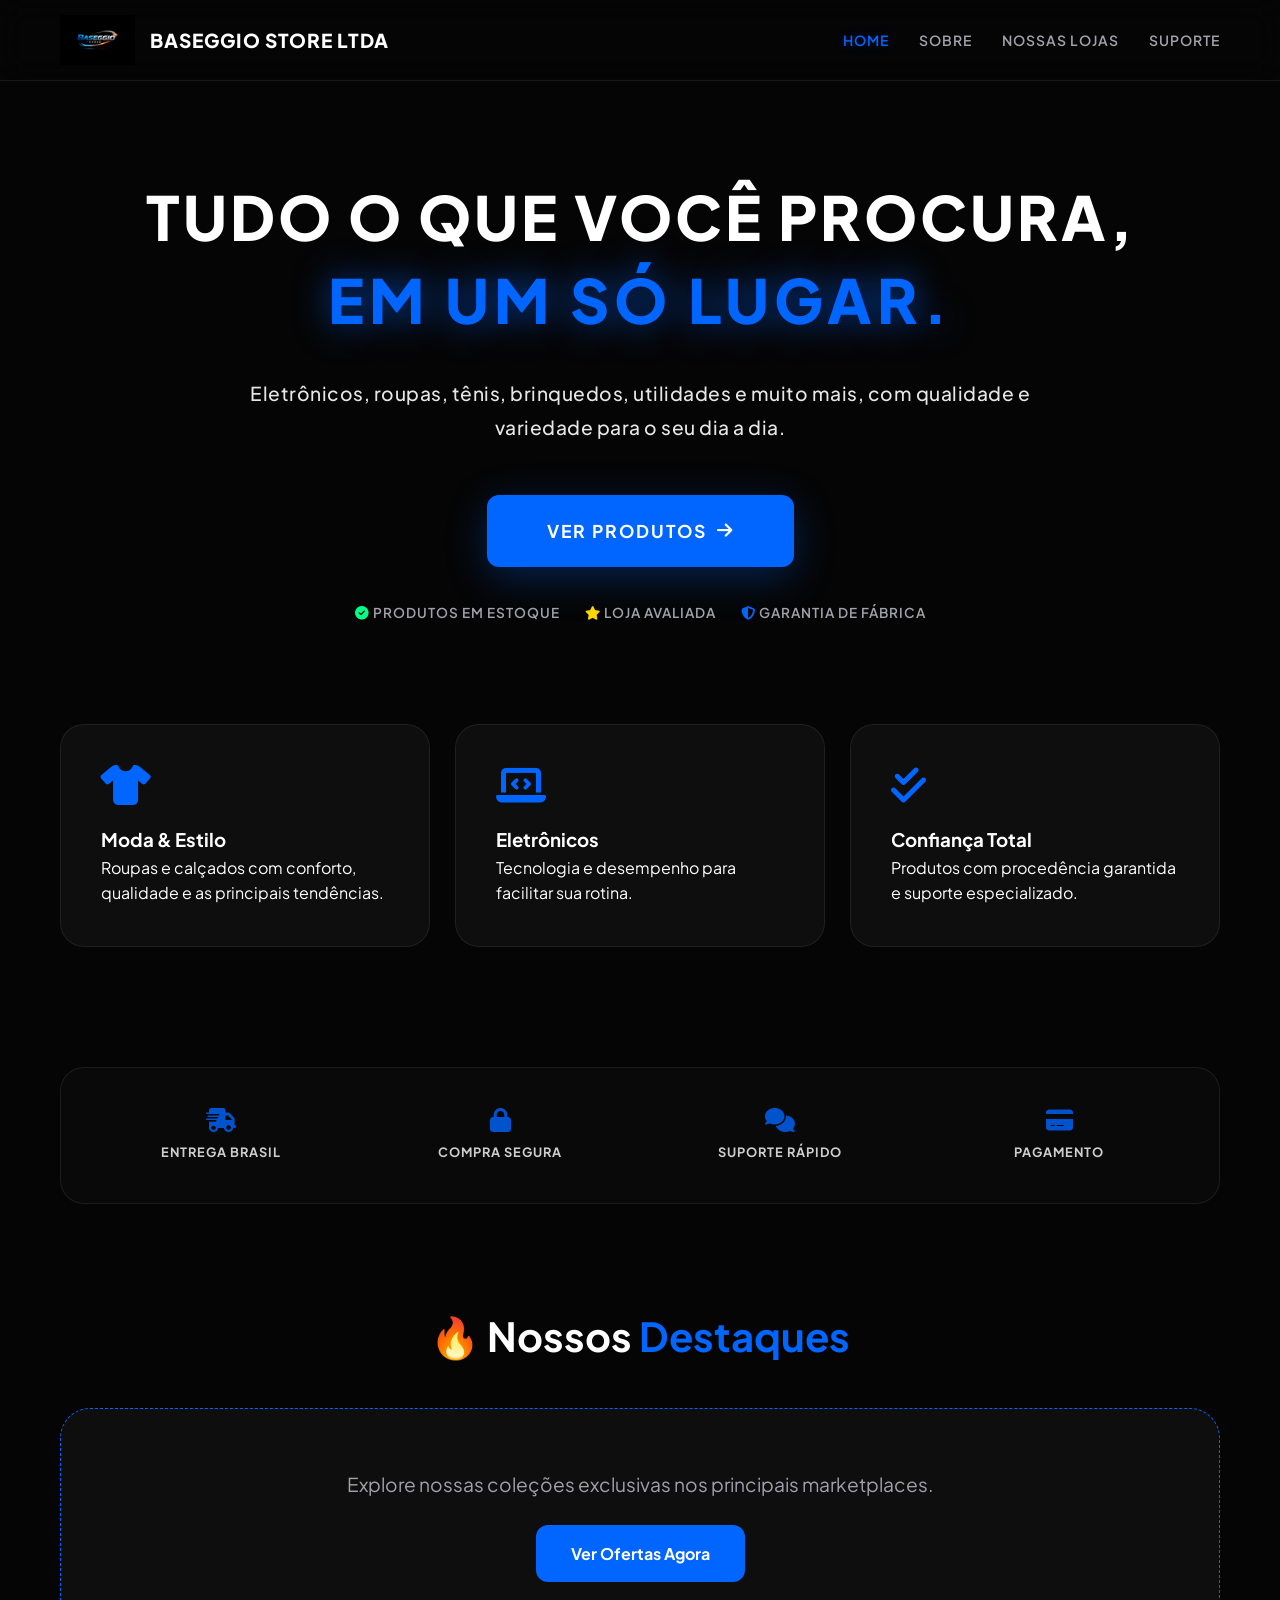
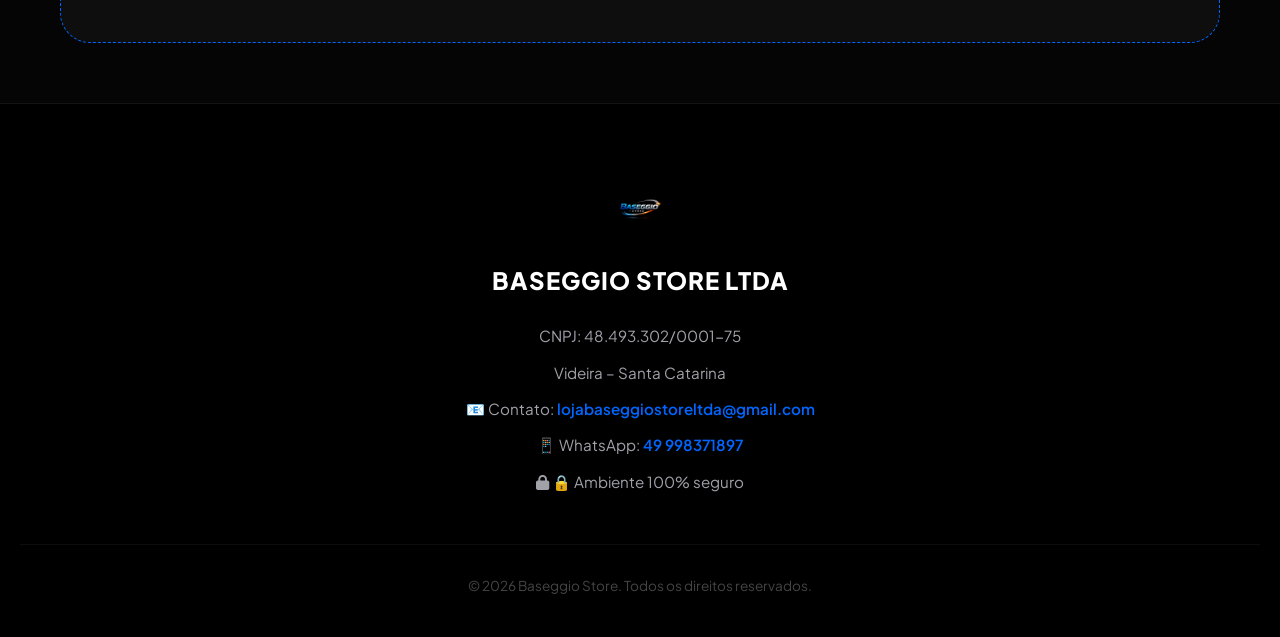
<file: index.html>
<!DOCTYPE html>
<html lang="pt-br">
<head>
    <meta charset="UTF-8">
    <meta name="viewport" content="width=device-width, initial-scale=1.0">
    <title>Baseggio Store LTDA | Variedade e Qualidade</title>
    <link rel="stylesheet" href="style.css">
    <link rel="stylesheet" href="https://cdnjs.cloudflare.com/ajax/libs/font-awesome/6.4.0/css/all.min.css">
    <link rel="icon" href="logo baseggio.jpg" type="image/jpeg">
</head>
<body>
    <header>
        <nav class="nav-container">
            <a href="index.html" class="logo" style="display: flex; align-items: center; gap: 15px; text-decoration: none;">
                <img src="logo baseggio.jpg" alt="Logo Baseggio" style="height: 50px; width: auto;">
                <span style="color: #fff; font-weight: 800; font-size: 1.2rem; letter-spacing: 1px; text-transform: uppercase;">Baseggio Store LTDA</span>
            </a>
            <div class="menu-toggle"><i class="fas fa-bars"></i></div>
            <ul class="nav-links">
                <li><a href="index.html" class="active">Home</a></li>
                <li><a href="sobre.html">Sobre</a></li>
                <li><a href="servicos.html">Nossas Lojas</a></li>
                <li><a href="contato.html">Suporte</a></li>
            </ul>
        </nav>
    </header>

    <main class="container">
      <section class="hero-text fade-in" style="padding-top: 60px; margin-bottom: 100px;">
    <h1 style="font-size: clamp(2.5rem, 6vw, 3.8rem); line-height: 1.2; font-weight: 900; letter-spacing: 3px; text-transform: uppercase;">
        Tudo o que você procura,<br>
        <span class="accent" style="text-shadow: 0 0 35px rgba(0, 102, 255, 0.7); display: inline-block; margin-top: 10px; letter-spacing: 5px;">
            em um só lugar.
        </span>
    </h1>
    
    <p style="color: #ffffff; font-size: 1.2rem; max-width: 850px; margin: 40px auto; line-height: 1.8; opacity: 0.9; font-weight: 500; letter-spacing: 0.5px;">
        Eletrônicos, roupas, tênis, brinquedos, utilidades e muito mais, com qualidade e variedade para o seu dia a dia.
    </p>

    <div style="margin-top: 50px;">
        <a href="servicos.html" class="btn" style="padding: 22px 60px; font-size: 1.1rem; box-shadow: 0 10px 40px rgba(0, 102, 255, 0.3); letter-spacing: 2px; text-transform: uppercase; font-weight: 700;">
            Ver Produtos <i class="fas fa-arrow-right"></i>
        </a>
        
        <div style="margin-top: 35px; display: flex; flex-wrap: wrap; justify-content: center; gap: 25px; color: var(--text-dim); font-size: 0.85rem; font-weight: 600; letter-spacing: 1px; text-transform: uppercase;">
            <span><i class="fas fa-check-circle" style="color: #00ff88;"></i> Produtos em Estoque</span>
            <span><i class="fas fa-star" style="color: #FFD700;"></i> Loja Avaliada</span>
            <span><i class="fas fa-shield-alt" style="color: var(--primary);"></i> Garantia de Fábrica</span>
        </div>
    </div>
</section>

        <div class="grid" style="margin-bottom: 120px;">
            <div class="card fade-in" style="animation-delay: 0.2s;">
                <i class="fas fa-tshirt"></i>
                <h3>Moda & Estilo</h3>
                <p>Roupas e calçados com conforto, qualidade e as principais tendências.</p>
            </div>
            <div class="card fade-in" style="animation-delay: 0.4s;">
                <i class="fas fa-laptop-code"></i>
                <h3>Eletrônicos</h3>
                <p>Tecnologia e desempenho para facilitar sua rotina.</p>
            </div>
            <div class="card fade-in" style="animation-delay: 0.6s;">
                <i class="fas fa-check-double"></i>
                <h3>Confiança Total</h3>
                <p>Produtos com procedência garantida e suporte especializado.</p>
            </div>
        </div>

        <section class="fade-in" style="margin: 100px 0; background: rgba(255,255,255,0.02); padding: 40px; border-radius: 24px; border: 1px solid var(--border);">
            <div style="display: grid; grid-template-columns: repeat(auto-fit, minmax(180px, 1fr)); gap: 40px; text-align: center;">
                <div style="opacity: 0.8;">
                    <i class="fas fa-shipping-fast" style="color: var(--primary); font-size: 1.5rem; margin-bottom: 10px;"></i>
                    <h4 style="font-size: 0.8rem; text-transform: uppercase; letter-spacing: 1px;">Entrega Brasil</h4>
                </div>
                <div style="opacity: 0.8;">
                    <i class="fas fa-lock" style="color: var(--primary); font-size: 1.5rem; margin-bottom: 10px;"></i>
                    <h4 style="font-size: 0.8rem; text-transform: uppercase; letter-spacing: 1px;">Compra Segura</h4>
                </div>
                <div style="opacity: 0.8;">
                    <i class="fas fa-comments" style="color: var(--primary); font-size: 1.5rem; margin-bottom: 10px;"></i>
                    <h4 style="font-size: 0.8rem; text-transform: uppercase; letter-spacing: 1px;">Suporte Rápido</h4>
                </div>
                <div style="opacity: 0.8;">
                    <i class="fas fa-credit-card" style="color: var(--primary); font-size: 1.5rem; margin-bottom: 10px;"></i>
                    <h4 style="font-size: 0.8rem; text-transform: uppercase; letter-spacing: 1px;">Pagamento</h4>
                </div>
            </div>
        </section>

        <section class="fade-in" style="margin-top: 100px; text-align: center;">
            <h2 style="font-size: 2.5rem; margin-bottom: 40px;">🔥 Nossos <span class="accent">Destaques</span></h2>
            <div style="background: var(--card-bg); padding: 60px; border-radius: 30px; border: 1px dashed var(--primary);">
                <p style="font-size: 1.2rem; color: var(--text-dim);">
                    Explore nossas coleções exclusivas nos principais marketplaces.
                </p>
                <br>
                <a href="servicos.html" class="btn">Ver Ofertas Agora</a>
            </div>
        </section>
    </main>

    <footer>
        <div class="footer-content">
            <img src="logo baseggio.jpg" alt="Baseggio Store" class="footer-logo">
            <h3>Baseggio Store LTDA</h3>
            <div class="footer-info">
                <p>CNPJ: 48.493.302/0001-75</p>
                <p>Videira – Santa Catarina</p>
                <p>📧 Contato: <a href="mailto:lojabaseggiostoreltda@gmail.com">lojabaseggiostoreltda@gmail.com</a></p>
                <p>📱 WhatsApp: <a href="https://wa.me/5549998371897">49 998371897</a></p>
                <p><i class="fas fa-lock"></i> 🔒 Ambiente 100% seguro</p>
            </div>
            <p class="copyright">© 2026 Baseggio Store. Todos os direitos reservados.</p>
        </div>
    </footer>

    <script src="script.js"></script>
</body>
</html>
</file>
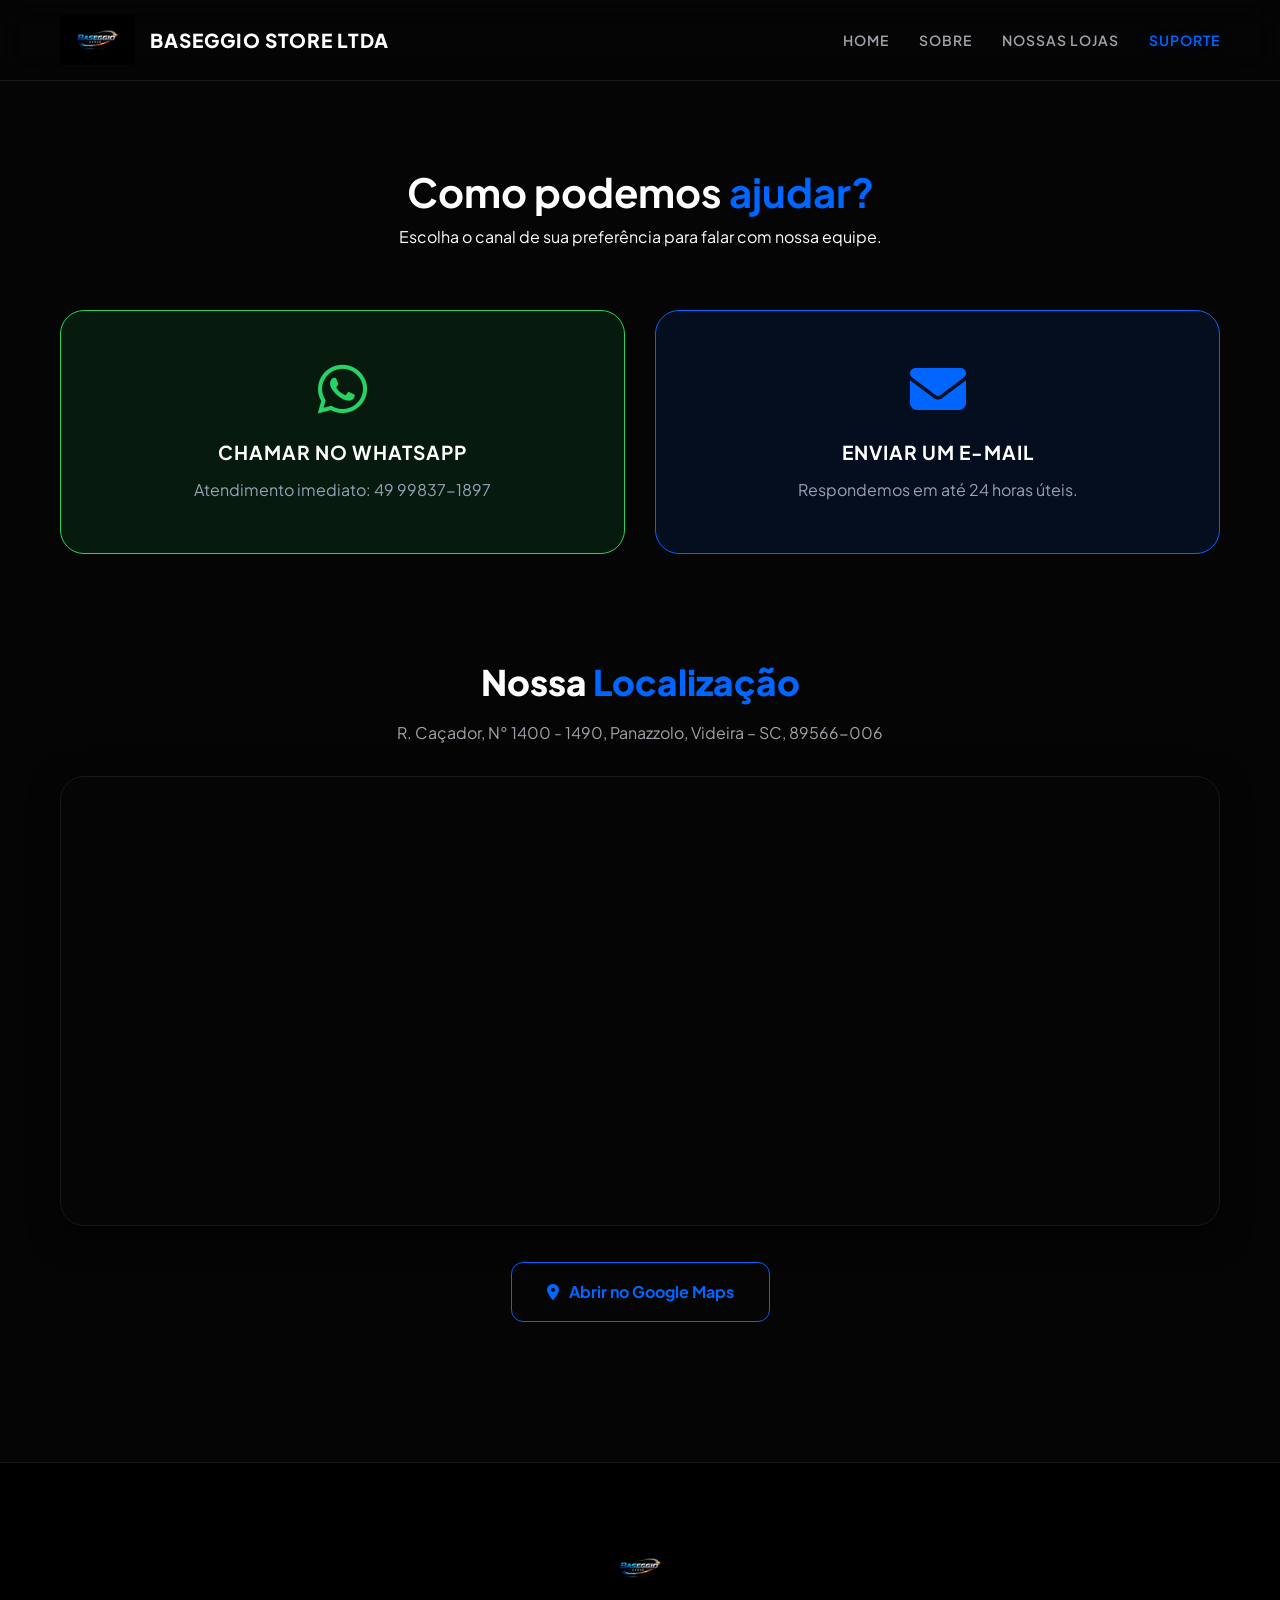
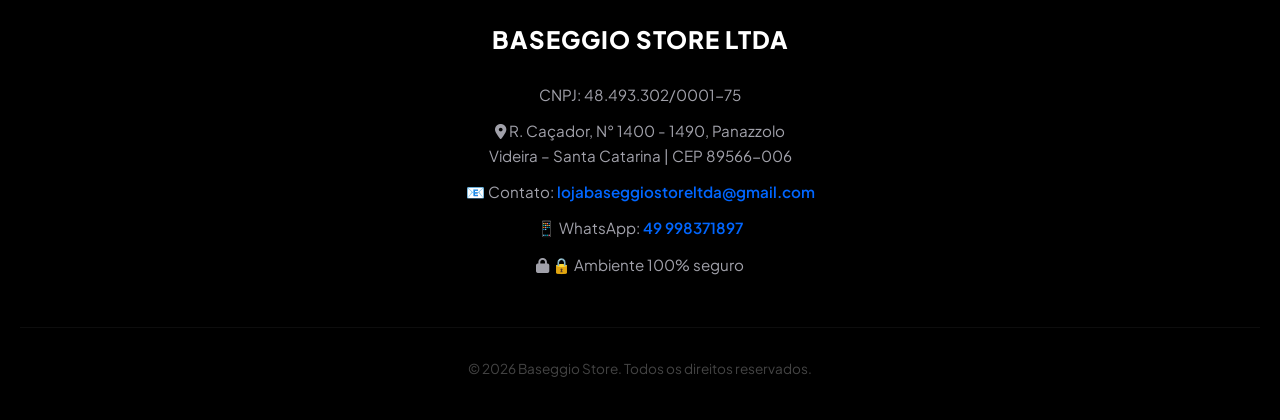
<file: contato.html>
<!DOCTYPE html>
<html lang="pt-br">
<head>
    <meta charset="UTF-8">
    <meta name="viewport" content="width=device-width, initial-scale=1.0">
    <title>Suporte | Baseggio Store LTDA</title>
    <link rel="stylesheet" href="style.css">
    <link rel="stylesheet" href="https://cdnjs.cloudflare.com/ajax/libs/font-awesome/6.4.0/css/all.min.css">
    <link rel="icon" href="logo baseggio.jpg" type="image/jpeg">
    <style>
        .map-frame { 
            width: 100%; 
            height: 450px; 
            border-radius: 24px; 
            border: 1px solid var(--border); 
            margin-top: 30px;
            box-shadow: 0 10px 30px rgba(0,0,0,0.5);
        }
    </style>
</head>
<body>
    <header>
        <nav class="nav-container">
            <a href="index.html" class="logo" style="display: flex; align-items: center; gap: 15px; text-decoration: none;">
                <img src="logo baseggio.jpg" alt="Logo Baseggio" style="height: 50px; width: auto;">
                <span style="color: #fff; font-weight: 800; font-size: 1.2rem; letter-spacing: 1px; text-transform: uppercase;">Baseggio Store LTDA</span>
            </a>
            <div class="menu-toggle"><i class="fas fa-bars"></i></div>
            <ul class="nav-links">
                <li><a href="index.html">Home</a></li>
                <li><a href="sobre.html">Sobre</a></li>
                <li><a href="servicos.html">Nossas Lojas</a></li>
                <li><a href="contato.html" class="active">Suporte</a></li>
            </ul>
        </nav>
    </header>

    <main class="container">
        <section class="hero-text fade-in" style="padding-top: 40px; text-align: center;">
            <h2 style="font-size: 2.5rem;">Como podemos <span class="accent">ajudar?</span></h2>
            <p>Escolha o canal de sua preferência para falar com nossa equipe.</p>
        </section>

        <section class="fade-in" style="margin-top: 40px; display: grid; grid-template-columns: repeat(auto-fit, minmax(300px, 1fr)); gap: 30px; margin-bottom: 80px;">
            
           <a href="https://wa.me/5549998371897?text=Olá!%20Gostaria%20de%20solicitar%20suporte%20referente%20a%20um%20produto%20da%20Baseggio%20Store." target="_blank" style="text-decoration: none;">
    <div style="background: rgba(37, 211, 102, 0.1); border: 1px solid #25D366; padding: 50px 30px; border-radius: 24px; text-align: center; transition: 0.3s; cursor: pointer;" 
         onmouseover="this.style.background='rgba(37, 211, 102, 0.2)'; this.style.transform='translateY(-5px)'" 
         onmouseout="this.style.background='rgba(37, 211, 102, 0.1)'; this.style.transform='translateY(0)'">
        <i class="fab fa-whatsapp" style="font-size: 3.5rem; color: #25D366; margin-bottom: 20px;"></i>
        <h3 style="color: #fff; letter-spacing: 1px; text-transform: uppercase; font-size: 1.2rem;">Chamar no WhatsApp</h3>
        <p style="color: #94a3b8; margin-top: 10px; font-size: 1rem;">Atendimento imediato: 49 99837-1897</p>
    </div>
</a>

<a href="mailto:lojabaseggiostoreltda@gmail.com?subject=Suporte%20Baseggio%20Store&body=Olá%20equipe%20Baseggio,%20gostaria%20de%20informações%20sobre:" style="text-decoration: none;">
    <div style="background: rgba(0, 102, 255, 0.1); border: 1px solid var(--primary); padding: 50px 30px; border-radius: 24px; text-align: center; transition: 0.3s; cursor: pointer;" 
         onmouseover="this.style.background='rgba(0, 102, 255, 0.2)'; this.style.transform='translateY(-5px)'" 
         onmouseout="this.style.background='rgba(0, 102, 255, 0.1)'; this.style.transform='translateY(0)'">
        <i class="fas fa-envelope" style="font-size: 3.5rem; color: var(--primary); margin-bottom: 20px;"></i>
        <h3 style="color: #fff; letter-spacing: 1px; text-transform: uppercase; font-size: 1.2rem;">Enviar um E-mail</h3>
        <p style="color: #94a3b8; margin-top: 10px; font-size: 1rem;">Respondemos em até 24 horas úteis.</p>
    </div>
</a>
        </section>

        <section class="fade-in" style="margin-top: 100px; text-align: center; padding-bottom: 80px;">
            <h2 style="font-size: 2.2rem; font-weight: 800;">Nossa <span class="accent">Localização</span></h2>
            <p style="color: var(--text-dim); margin-top: 10px;">
                R. Caçador, N° 1400 - 1490, Panazzolo, Videira – SC, 89566-006
            </p>
            
            <iframe 
                class="map-frame"
                src="https://www.google.com/maps/embed?pb=!1m18!1m12!1m3!1d3557.5434283870634!2d-51.150!3d-27.000!2m3!1f0!2f0!3f0!3m2!1i1024!2i768!4f13.1!3m3!1m2!1s0x94e1355!2zUi4gQ2HDp2Fkb3IsIFZpZGVpcmEgLSBTQywgODk1NjYtMDA2!5e0!3m2!1spt-BR!2sbr!4v1713560000000!5m2!1spt-BR!2sbr" 
                allowfullscreen="" loading="lazy">
            </iframe>

            <div style="margin-top: 30px;">
                <a href="https://maps.google.com/?q=Baseggio+Store+LTDA+R.+Caçador+1400+Videira+SC" target="_blank" class="btn" style="background: transparent; border: 1px solid var(--primary); color: var(--primary);">
                    <i class="fas fa-map-marker-alt"></i> Abrir no Google Maps
                </a>
            </div>
        </section>
    </main>

    <footer>
        <div class="footer-content">
            <img src="logo baseggio.jpg" alt="Baseggio Store" class="footer-logo">
            <h3>Baseggio Store LTDA</h3>
            <div class="footer-info">
                <p>CNPJ: 48.493.302/0001-75</p>
                <p>
                    <i class="fas fa-map-marker-alt"></i> 
                    R. Caçador, N° 1400 - 1490, Panazzolo <br>
                    Videira – Santa Catarina | CEP 89566-006
                </p>
                <p>📧 Contato: <a href="mailto:lojabaseggiostoreltda@gmail.com">lojabaseggiostoreltda@gmail.com</a></p>
                <p>📱 WhatsApp: <a href="https://wa.me/5549998371897">49 998371897</a></p>
                <p><i class="fas fa-lock"></i> 🔒 Ambiente 100% seguro</p>
            </div>
            <p class="copyright">© 2026 Baseggio Store. Todos os direitos reservados.</p>
        </div>
    </footer>

    <script src="script.js"></script>
</body>
</html>
</file>
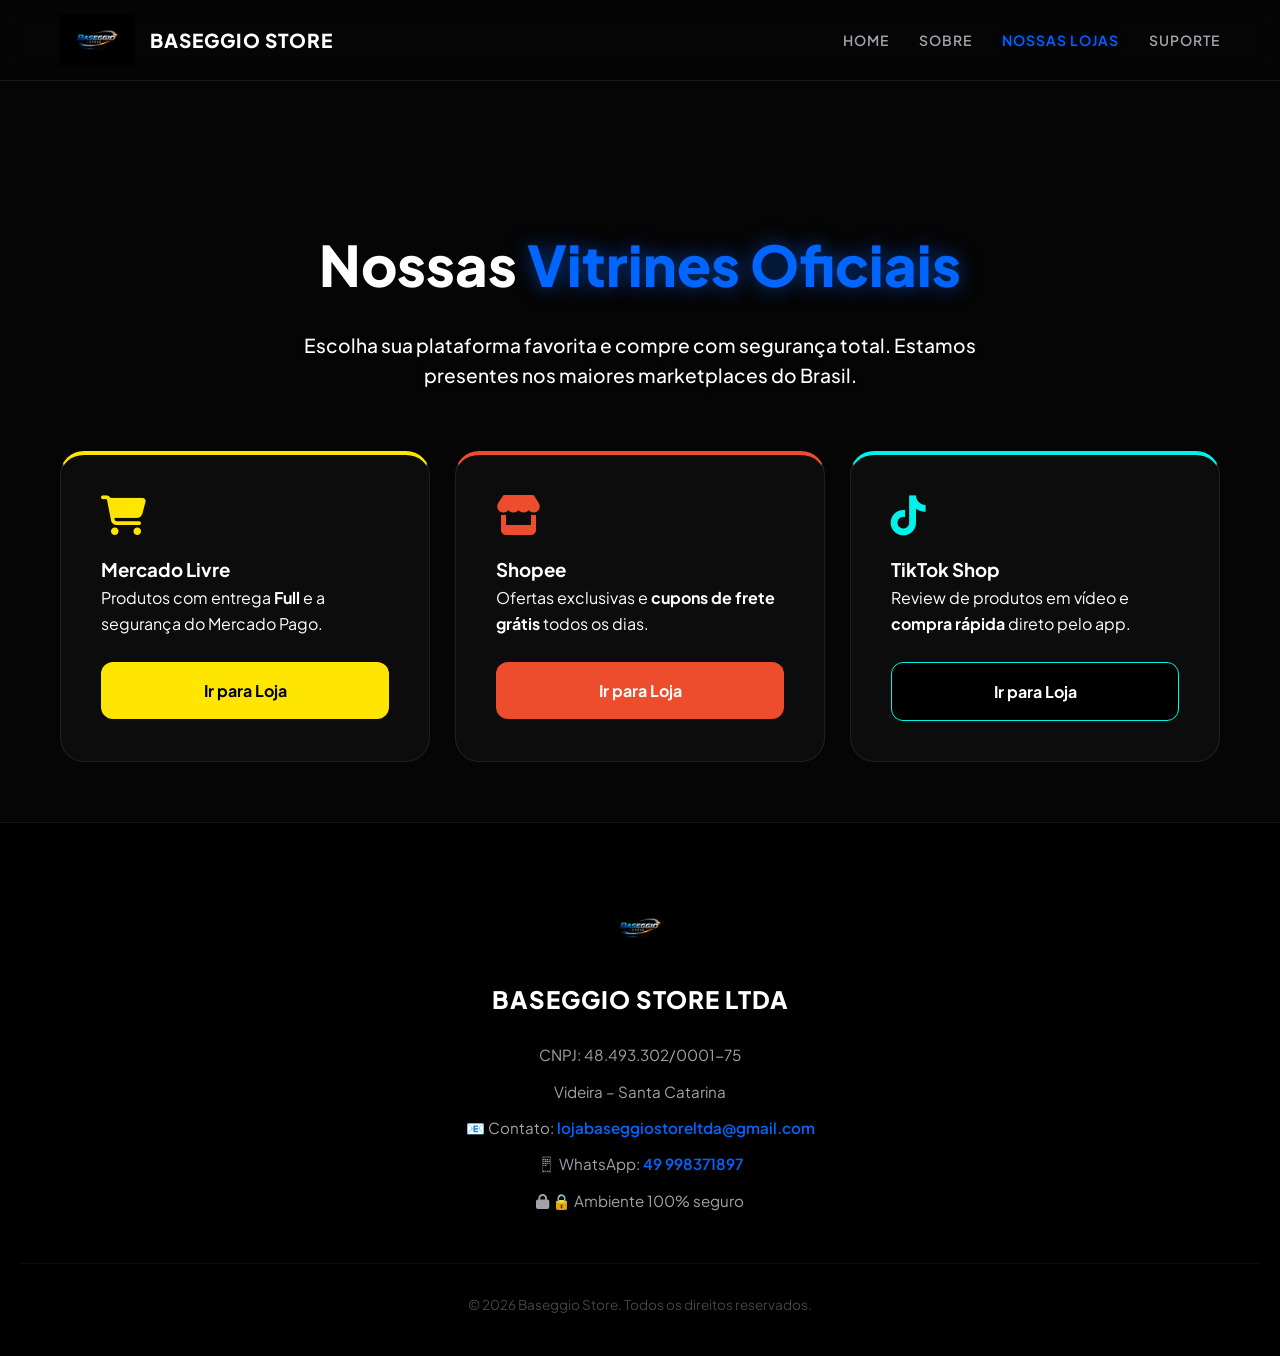
<file: servicos.html>
<!DOCTYPE html>
<html lang="pt-br">
<head>
    <meta charset="UTF-8">
    <meta name="viewport" content="width=device-width, initial-scale=1.0">
    <title>Onde Comprar | Baseggio Store</title>
    <link rel="stylesheet" href="style.css">
    <link rel="stylesheet" href="https://cdnjs.cloudflare.com/ajax/libs/font-awesome/6.4.0/css/all.min.css">
    <link rel="icon" href="logo baseggio.jpg" type="image/jpeg">
</head>
<body>
    <header>
        <nav class="nav-container">
            <a href="index.html" class="logo" style="display: flex; align-items: center; gap: 15px; text-decoration: none;">
                <img src="logo baseggio.jpg" alt="Logo Baseggio" style="height: 50px; width: auto;">
                <span style="color: #fff; font-weight: 800; font-size: 1.2rem; letter-spacing: 1px; text-transform: uppercase;">Baseggio Store</span>
            </a>
            <div class="menu-toggle"><i class="fas fa-bars"></i></div>
            <ul class="nav-links">
                <li><a href="index.html">Home</a></li>
                <li><a href="sobre.html">Sobre</a></li>
                <li><a href="servicos.html" class="active">Nossas Lojas</a></li>
                <li><a href="contato.html">Suporte</a></li>
            </ul>
        </nav>
    </header>

    <main class="container">
        <section class="hero-text fade-in" style="padding-top: 100px;">
            <h2 style="font-size: 3.5rem; font-weight: 900;">Nossas <span class="accent" style="text-shadow: 0 0 20px rgba(0, 102, 255, 0.6);">Vitrines Oficiais</span></h2>
            <p style="color: #ffffff; font-size: 1.2rem; max-width: 700px; margin: 20px auto; text-shadow: 0 2px 4px rgba(0,0,0,0.5); font-weight: 500;">
                Escolha sua plataforma favorita e compre com segurança total. Estamos presentes nos maiores marketplaces do Brasil.
            </p>
        </section>

        <div class="grid">
            <div class="card fade-in" style="border-top: 4px solid #FFE600; background: rgba(255,255,255,0.03);">
                <i class="fas fa-shopping-cart" style="color: #FFE600; font-size: 2.5rem;"></i>
                <h3 style="margin-top: 15px;">Mercado Livre</h3>
                <p>Produtos com entrega <strong>Full</strong> e a segurança do Mercado Pago.</p>
                <br>
                <a href="https://www.mercadolivre.com.br/social/ti20250907102716/lists" target="_blank" class="btn" style="width: 100%; justify-content: center; background: #FFE600; color: #000;">Ir para Loja</a>
            </div>

            <div class="card fade-in" style="border-top: 4px solid #EE4D2D; background: rgba(255,255,255,0.03); animation-delay: 0.2s;">
                <i class="fas fa-store" style="color: #EE4D2D; font-size: 2.5rem;"></i>
                <h3 style="margin-top: 15px;">Shopee</h3>
                <p>Ofertas exclusivas e <strong>cupons de frete grátis</strong> todos os dias.</p>
                <br>
                <a href="https://shopee.com.br/lojabaseggiostoreltda" target="_blank" class="btn" style="width: 100%; justify-content: center; background: #EE4D2D;">Ir para Loja</a>
            </div>

            <div class="card fade-in" style="border-top: 4px solid #00f2ea; background: rgba(255,255,255,0.03); animation-delay: 0.4s;">
                <i class="fab fa-tiktok" style="color: #00f2ea; font-size: 2.5rem;"></i>
                <h3 style="margin-top: 15px;">TikTok Shop</h3>
                <p>Review de produtos em vídeo e <strong>compra rápida</strong> direto pelo app.</p>
                <br>
                <a href="https://vt.tiktok.com/ZSHfJ5wm3/?page=TikTokShop" target="_blank" class="btn" style="width: 100%; justify-content: center; background: #000; border: 1px solid #00f2ea;">Ir para Loja</a>
            </div>
        </div>
    </main>

   <footer>
    <div class="footer-content">
        <img src="logo baseggio.jpg" alt="Baseggio Store" class="footer-logo">
        <h3>Baseggio Store LTDA</h3>
        <div class="footer-info">
            <p>CNPJ: 48.493.302/0001-75</p>
            <p>Videira – Santa Catarina</p>
            <p>📧 Contato: <a href="mailto:lojabaseggiostoreltda@gmail.com">lojabaseggiostoreltda@gmail.com</a></p>
            <p>📱 WhatsApp: <a href="https://wa.me/5549998371897">49 998371897</a></p>
            <p><i class="fas fa-lock"></i> 🔒 Ambiente 100% seguro</p>
        </div>
        <p class="copyright">© 2026 Baseggio Store. Todos os direitos reservados.</p>
    </div>
</footer>

    <script src="script.js"></script>
</body>
</html>
</file>
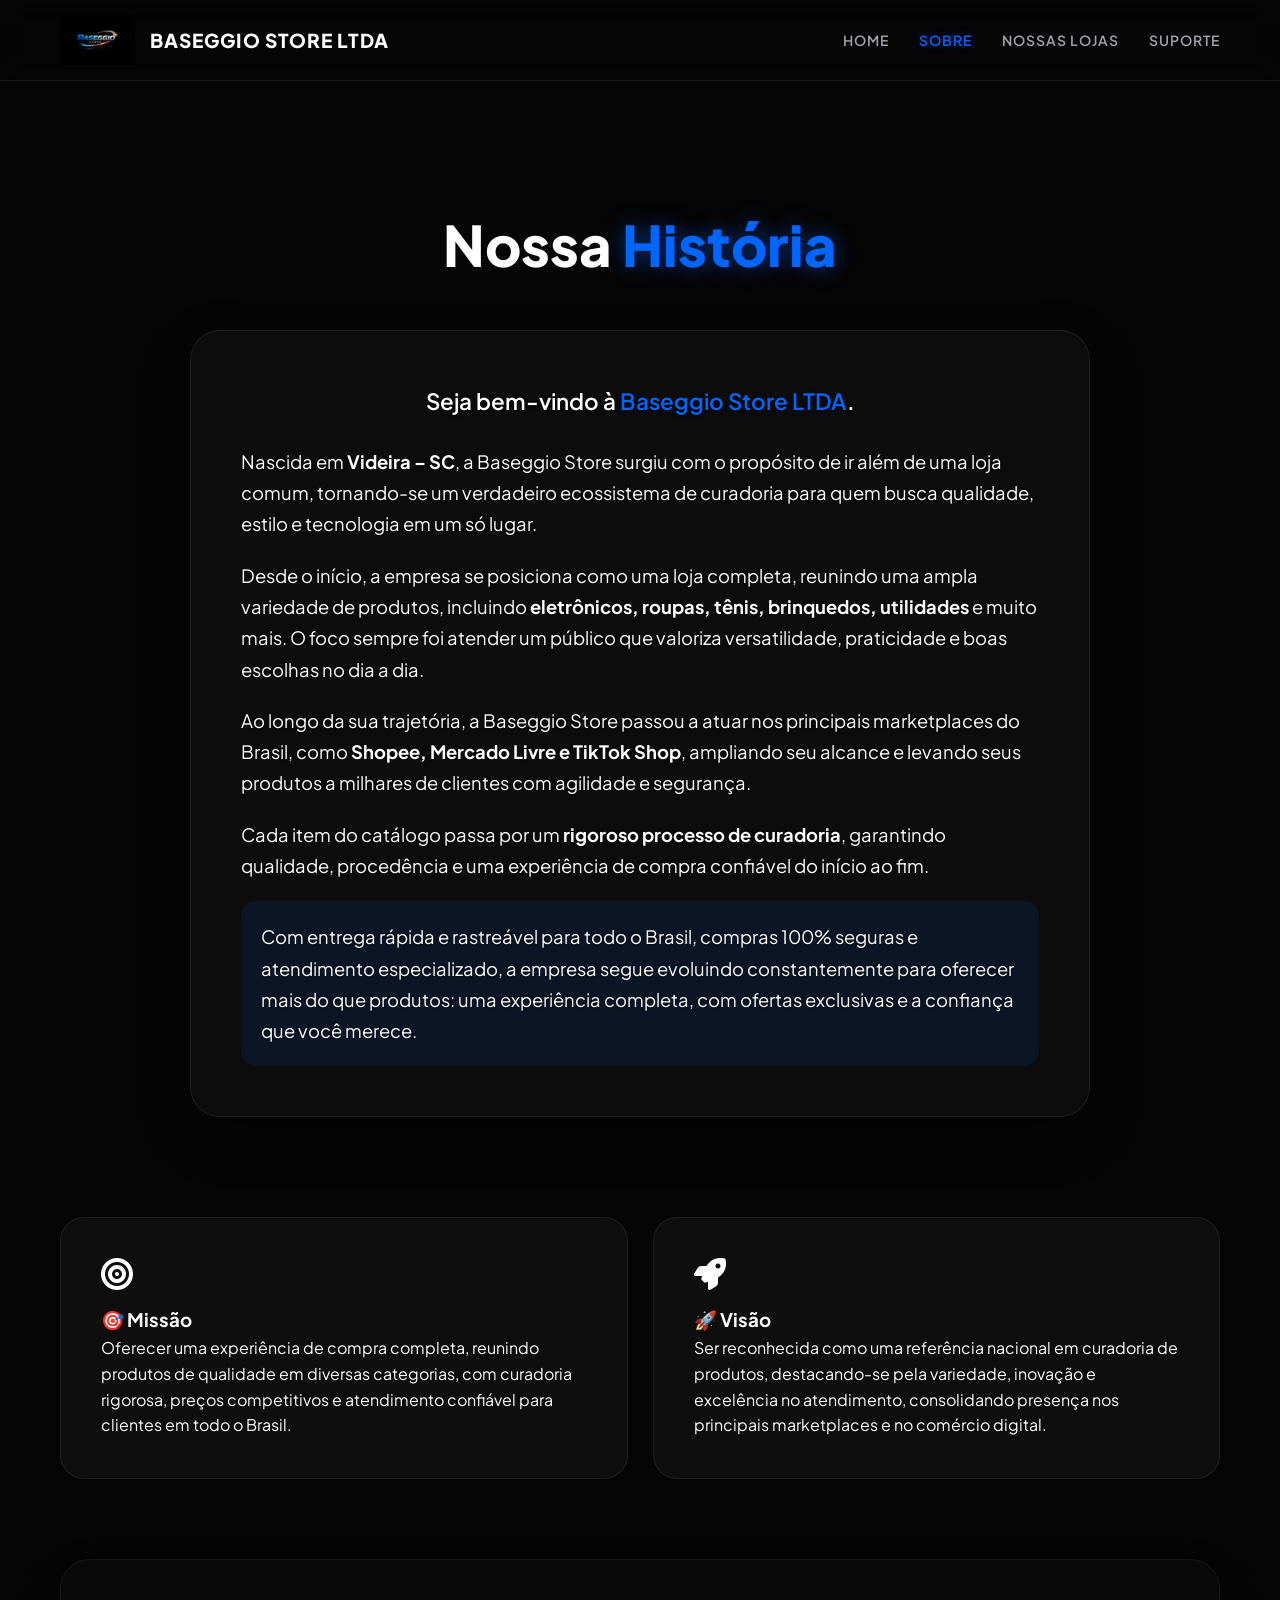
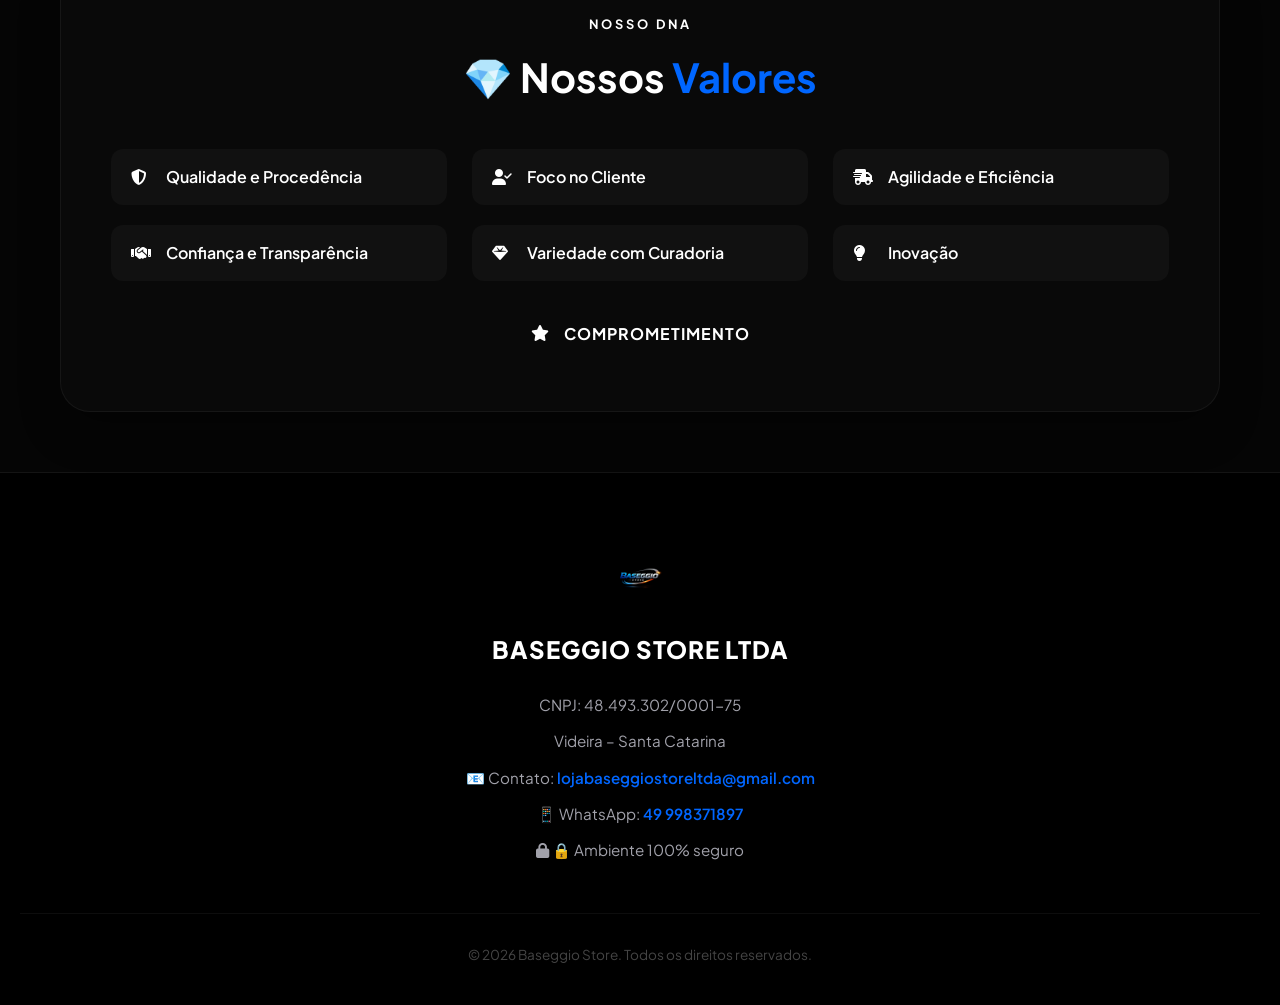
<file: sobre.html>
<!DOCTYPE html>
<html lang="pt-br">
<head>
    <meta charset="UTF-8">
    <meta name="viewport" content="width=device-width, initial-scale=1.0">
    <title>Sobre Nós | Baseggio Store LTDA</title>
    <link rel="stylesheet" href="style.css">
    <link rel="stylesheet" href="https://cdnjs.cloudflare.com/ajax/libs/font-awesome/6.4.0/css/all.min.css">
    <link rel="icon" href="logo baseggio.jpg" type="image/jpeg">
</head>
<body>
    <header>
        <nav class="nav-container">
            <a href="index.html" class="logo" style="display: flex; align-items: center; gap: 15px; text-decoration: none;">
                <img src="logo baseggio.jpg" alt="Logo Baseggio" style="height: 50px; width: auto;">
                <span style="color: #fff; font-weight: 800; font-size: 1.2rem; letter-spacing: 1px; text-transform: uppercase;">Baseggio Store LTDA</span>
            </a>
            <div class="menu-toggle"><i class="fas fa-bars"></i></div>
            <ul class="nav-links">
                <li><a href="index.html">Home</a></li>
                <li><a href="sobre.html" class="active">Sobre</a></li>
                <li><a href="servicos.html">Nossas Lojas</a></li>
                <li><a href="contato.html">Suporte</a></li>
            </ul>
        </nav>
    </header>

   <main class="container">
        <section class="hero-text fade-in" style="padding: 80px 0 40px 0; text-align: center;">
            <h1 style="font-size: 3.5rem; margin-bottom: 40px; font-weight: 900;">Nossa <span class="accent" style="text-shadow: 0 0 20px rgba(0, 102, 255, 0.5);">História</span></h1>
            
            <div style="max-width: 900px; margin: 0 auto; background: rgba(255,255,255,0.03); padding: 50px; border-radius: 30px; border: 1px solid rgba(255,255,255,0.08); box-shadow: 0 20px 50px rgba(0,0,0,0.3);">
                <p style="font-size: 1.4rem; line-height: 1.8; color: #ffffff; font-weight: 600; text-shadow: 0 2px 4px rgba(0,0,0,0.5); margin-bottom: 25px;">
                    Seja bem-vindo à <span class="accent">Baseggio Store LTDA</span>.
                </p>
                
                <div style="text-align: left; display: flex; flex-direction: column; gap: 20px; color: #ffffff; font-size: 1.15rem; line-height: 1.7; text-shadow: 0 1px 2px rgba(0,0,0,0.4);">
                    <p>Nascida em <strong>Videira – SC</strong>, a Baseggio Store surgiu com o propósito de ir além de uma loja comum, tornando-se um verdadeiro ecossistema de curadoria para quem busca qualidade, estilo e tecnologia em um só lugar.</p>
                    
                    <p>Desde o início, a empresa se posiciona como uma loja completa, reunindo uma ampla variedade de produtos, incluindo <strong>eletrônicos, roupas, tênis, brinquedos, utilidades</strong> e muito mais. O foco sempre foi atender um público que valoriza versatilidade, praticidade e boas escolhas no dia a dia.</p>
                    
                    <p>Ao longo da sua trajetória, a Baseggio Store passou a atuar nos principais marketplaces do Brasil, como <strong>Shopee, Mercado Livre e TikTok Shop</strong>, ampliando seu alcance e levando seus produtos a milhares de clientes com agilidade e segurança.</p>
                    
                    <p>Cada item do catálogo passa por um <strong>rigoroso processo de curadoria</strong>, garantindo qualidade, procedência e uma experiência de compra confiável do início ao fim.</p>
                    
                    <p style="background: rgba(0, 102, 255, 0.1); padding: 20px; border-radius: 15px; border-left: 5px solid var(--accent);">
                        Com entrega rápida e rastreável para todo o Brasil, compras 100% seguras e atendimento especializado, a empresa segue evoluindo constantemente para oferecer mais do que produtos: uma experiência completa, com ofertas exclusivas e a confiança que você merece.
                    </p>
                </div>
            </div>
        </section>

        <div class="grid" style="margin-top: 60px;">
            <div class="card fade-in" style="animation-delay: 0.2s;">
                <i class="fas fa-bullseye" style="color: var(--accent); font-size: 2rem; margin-bottom: 15px;"></i>
                <h3>🎯 Missão</h3>
                <p>Oferecer uma experiência de compra completa, reunindo produtos de qualidade em diversas categorias, com curadoria rigorosa, preços competitivos e atendimento confiável para clientes em todo o Brasil.</p>
            </div>
            <div class="card fade-in" style="animation-delay: 0.4s;">
                <i class="fas fa-rocket" style="color: var(--accent); font-size: 2rem; margin-bottom: 15px;"></i>
                <h3>🚀 Visão</h3>
                <p>Ser reconhecida como uma referência nacional em curadoria de produtos, destacando-se pela variedade, inovação e excelência no atendimento, consolidando presença nos principais marketplaces e no comércio digital.</p>
            </div>
        </div>

        <section class="fade-in" style="margin-top: 80px; background: rgba(255,255,255,0.02); padding: 50px; border-radius: 30px; border: 1px solid rgba(255,255,255,0.05); box-shadow: 0 20px 40px rgba(0,0,0,0.3);">
            <div style="text-align: center; margin-bottom: 40px;">
                <span style="color: var(--accent); text-transform: uppercase; letter-spacing: 3px; font-size: 0.8rem; font-weight: 700;">Nosso DNA</span>
                <h2 style="font-size: 2.5rem; margin-top: 10px;">💎 Nossos <span class="accent">Valores</span></h2>
            </div>
            
            <div style="display: grid; grid-template-columns: repeat(auto-fit, minmax(280px, 1fr)); gap: 25px;">
                <div style="display: flex; flex-direction: column; gap: 20px;">
                    <div style="display: flex; align-items: center; gap: 15px; background: rgba(255,255,255,0.03); padding: 15px 20px; border-radius: 12px; border-left: 4px solid var(--accent);">
                        <i class="fas fa-shield-alt" style="color: var(--accent); width: 20px;"></i>
                        <span style="font-weight: 600; color: #fff;">Qualidade e Procedência</span>
                    </div>
                    <div style="display: flex; align-items: center; gap: 15px; background: rgba(255,255,255,0.03); padding: 15px 20px; border-radius: 12px; border-left: 4px solid var(--accent);">
                        <i class="fas fa-handshake" style="color: var(--accent); width: 20px;"></i>
                        <span style="font-weight: 600; color: #fff;">Confiança e Transparência</span>
                    </div>
                </div>

                <div style="display: flex; flex-direction: column; gap: 20px;">
                    <div style="display: flex; align-items: center; gap: 15px; background: rgba(255,255,255,0.03); padding: 15px 20px; border-radius: 12px; border-left: 4px solid var(--accent);">
                        <i class="fas fa-user-check" style="color: var(--accent); width: 20px;"></i>
                        <span style="font-weight: 600; color: #fff;">Foco no Cliente</span>
                    </div>
                    <div style="display: flex; align-items: center; gap: 15px; background: rgba(255,255,255,0.03); padding: 15px 20px; border-radius: 12px; border-left: 4px solid var(--accent);">
                        <i class="fas fa-gem" style="color: var(--accent); width: 20px;"></i>
                        <span style="font-weight: 600; color: #fff;">Variedade com Curadoria</span>
                    </div>
                </div>

                <div style="display: flex; flex-direction: column; gap: 20px;">
                    <div style="display: flex; align-items: center; gap: 15px; background: rgba(255,255,255,0.03); padding: 15px 20px; border-radius: 12px; border-left: 4px solid var(--accent);">
                        <i class="fas fa-shipping-fast" style="color: var(--accent); width: 20px;"></i>
                        <span style="font-weight: 600; color: #fff;">Agilidade e Eficiência</span>
                    </div>
                    <div style="display: flex; align-items: center; gap: 15px; background: rgba(255,255,255,0.03); padding: 15px 20px; border-radius: 12px; border-left: 4px solid var(--accent);">
                        <i class="fas fa-lightbulb" style="color: var(--accent); width: 20px;"></i>
                        <span style="font-weight: 600; color: #fff;">Inovação</span>
                    </div>
                </div>
            </div>

            <div style="margin-top: 25px; display: flex; justify-content: center;">
                <div style="display: flex; align-items: center; gap: 15px; background: var(--accent); padding: 15px 40px; border-radius: 12px; transition: transform 0.3s;">
                    <i class="fas fa-star" style="color: #fff;"></i>
                    <span style="font-weight: 700; color: #fff; text-transform: uppercase; letter-spacing: 1px;">Comprometimento</span>
                </div>
            </div>
        </section>
    </main>

   <footer>
    <div class="footer-content">
        <img src="logo baseggio.jpg" alt="Baseggio Store" class="footer-logo">
        <h3>Baseggio Store LTDA</h3>
        <div class="footer-info">
            <p>CNPJ: 48.493.302/0001-75</p>
            <p>Videira – Santa Catarina</p>
            <p>📧 Contato: <a href="mailto:lojabaseggiostoreltda@gmail.com">lojabaseggiostoreltda@gmail.com</a></p>
            <p>📱 WhatsApp: <a href="https://wa.me/5549998371897">49 998371897</a></p>
            <p><i class="fas fa-lock"></i> 🔒 Ambiente 100% seguro</p>
        </div>
        <p class="copyright">© 2026 Baseggio Store. Todos os direitos reservados.</p>
    </div>
</footer>

    <script src="script.js"></script>
</body>
</html>
</file>
<file: style.css>
@import url('https://fonts.googleapis.com/css2?family=Plus+Jakarta+Sans:wght@300;400;600;700;800&display=swap');

:root {
    --primary: #0066FF;
    --primary-glow: rgba(0, 102, 255, 0.3);
    --bg: #050505;
    --card-bg: rgba(20, 20, 20, 0.6);
    --text: #ffffff;
    --text-dim: #a1a1aa;
    --border: rgba(255, 255, 255, 0.08);
    --glass: blur(15px);
}

* { margin: 0; padding: 0; box-sizing: border-box; font-family: 'Plus Jakarta Sans', sans-serif; }

body { background: var(--bg); color: var(--text); overflow-x: hidden; line-height: 1.6; }

/* HEADER PREMIUM */
header {
    position: fixed; width: 100%; top: 0; z-index: 1000;
    background: rgba(5, 5, 5, 0.8); backdrop-filter: var(--glass);
    border-bottom: 1px solid var(--border);
}
.nav-container {
    max-width: 1200px; margin: 0 auto; padding: 15px 20px;
    display: flex; justify-content: space-between; align-items: center;
}
.logo img { height: 40px; width: auto; object-fit: contain; transition: 0.3s; }
.nav-links { display: flex; list-style: none; gap: 30px; }
.nav-links a { 
    color: var(--text-dim); text-decoration: none; font-size: 14px; 
    font-weight: 600; transition: 0.3s; text-transform: uppercase; letter-spacing: 1px;
}
.nav-links a:hover, .nav-links a.active { color: var(--primary); text-shadow: 0 0 10px var(--primary-glow); }

/* MENU MOBILE */
.menu-toggle { display: none; color: white; font-size: 24px; cursor: pointer; }

/* LAYOUT GLOBAL */
.container { max-width: 1200px; margin: 0 auto; padding: 120px 20px 60px; }
.hero-text { text-align: center; margin-bottom: 60px; }
.hero-text h1 { font-size: clamp(2.5rem, 5vw, 4rem); font-weight: 800; margin-bottom: 20px; }
.accent { color: var(--primary); }

/* CARDS COM ANIMAÇÃO */
.grid { display: grid; grid-template-columns: repeat(auto-fit, minmax(300px, 1fr)); gap: 25px; }
.card {
    background: var(--card-bg); border: 1px solid var(--border);
    padding: 40px; border-radius: 24px; transition: 0.4s cubic-bezier(0.175, 0.885, 0.32, 1.275);
    position: relative; overflow: hidden;
}
.card:hover { 
    transform: translateY(-10px); border-color: var(--primary);
    box-shadow: 0 20px 40px rgba(0, 0, 0, 0.6), 0 0 20px var(--primary-glow);
}
.card i { font-size: 2.5rem; color: var(--primary); margin-bottom: 20px; display: block; }

/* BOTÕES */
.btn {
    display: inline-flex; align-items: center; gap: 10px;
    background: var(--primary); color: white; padding: 16px 35px;
    border-radius: 12px; text-decoration: none; font-weight: 700;
    transition: 0.3s; border: none; cursor: pointer;
}
.btn:hover { background: #0052cc; transform: scale(1.05); box-shadow: 0 0 25px var(--primary-glow); }

/* NOVO FOOTER PADRONIZADO (ATUALIZADO) */
footer { 
    border-top: 1px solid var(--border); 
    padding: 80px 20px 40px; 
    background: #000; 
    text-align: center; 
}
.footer-logo { 
    height: 50px; 
    margin-bottom: 20px; 
    transition: 0.3s;
}
.footer-content h3 {
    font-size: 1.5rem;
    font-weight: 800;
    letter-spacing: 1px;
    margin-bottom: 25px;
    text-transform: uppercase;
}
.footer-info p {
    color: var(--text-dim);
    margin: 12px 0;
    font-size: 0.95rem;
}
.footer-info a {
    color: var(--primary);
    text-decoration: none;
    font-weight: 600;
    transition: 0.3s;
}
.footer-info a:hover {
    filter: brightness(1.2);
    text-shadow: 0 0 10px var(--primary-glow);
}
.copyright { 
    margin-top: 50px; 
    font-size: 0.85rem; 
    color: #444; 
    border-top: 1px solid rgba(255,255,255,0.05);
    padding-top: 30px;
}

/* RESPONSIVIDADE */
@media (max-width: 768px) {
    .menu-toggle { display: block; }
    .nav-links {
        display: none; position: absolute; top: 71px; left: 0; width: 100%;
        background: #0a0a0a; flex-direction: column; padding: 40px; text-align: center;
        border-bottom: 1px solid var(--border);
    }
    .nav-links.active { display: flex; }
}

/* ANIMAÇÕES DE ENTRADA */
.fade-in { animation: fadeIn 0.8s ease forwards; opacity: 0; }
@keyframes fadeIn { from { opacity: 0; transform: translateY(20px); } to { opacity: 1; transform: translateY(0); } }
</file>
